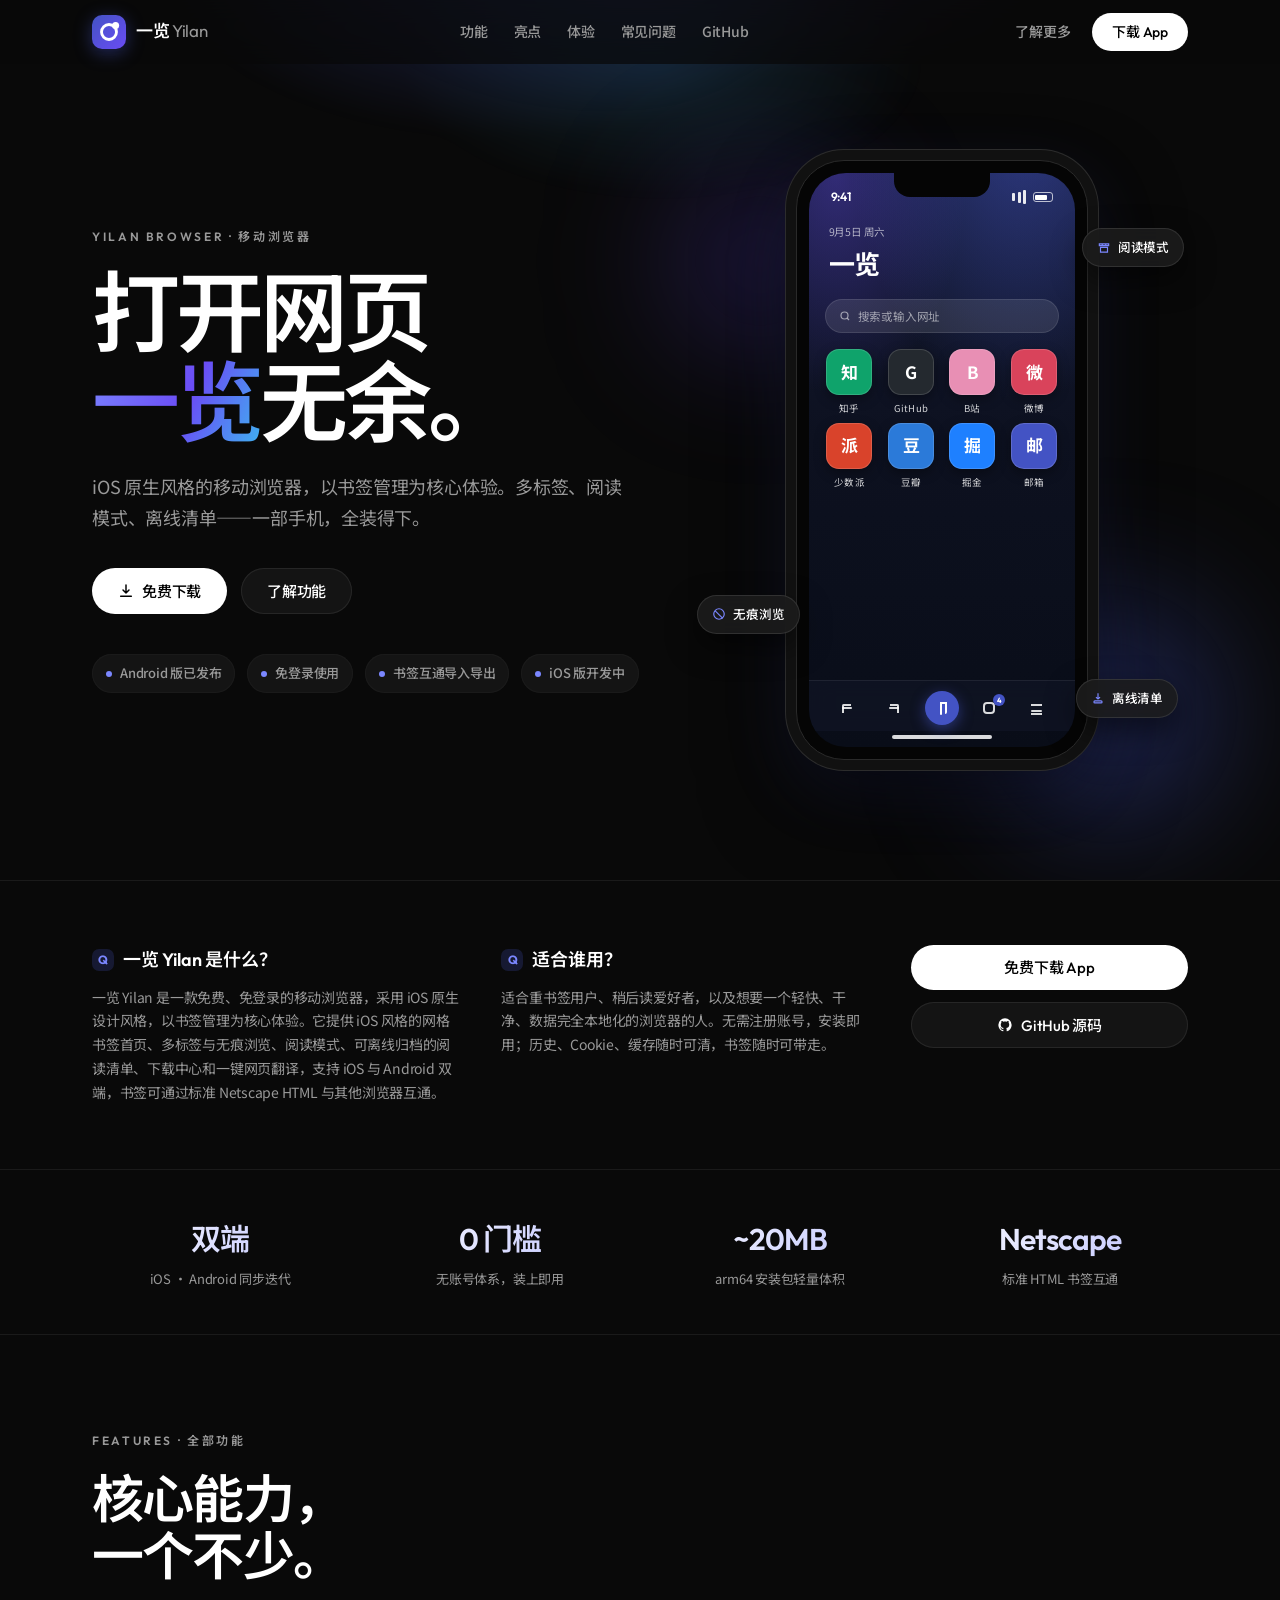
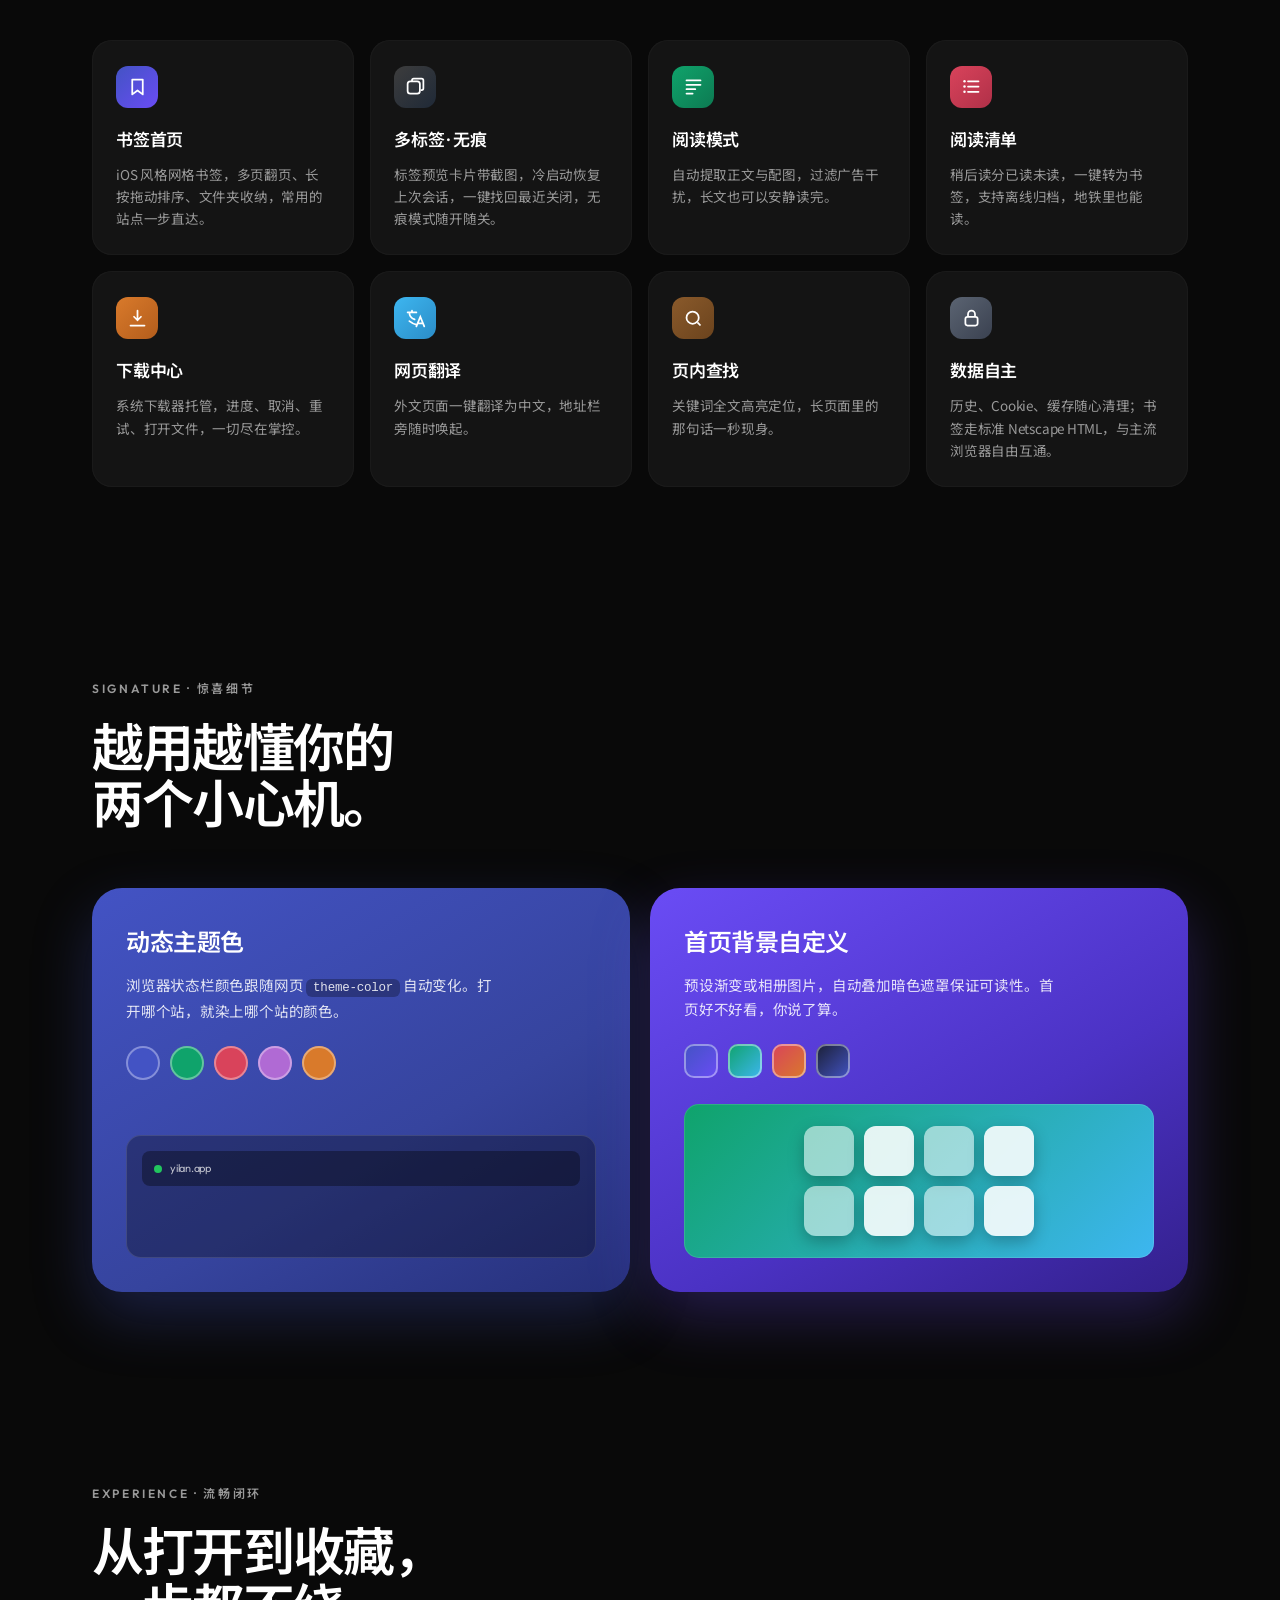
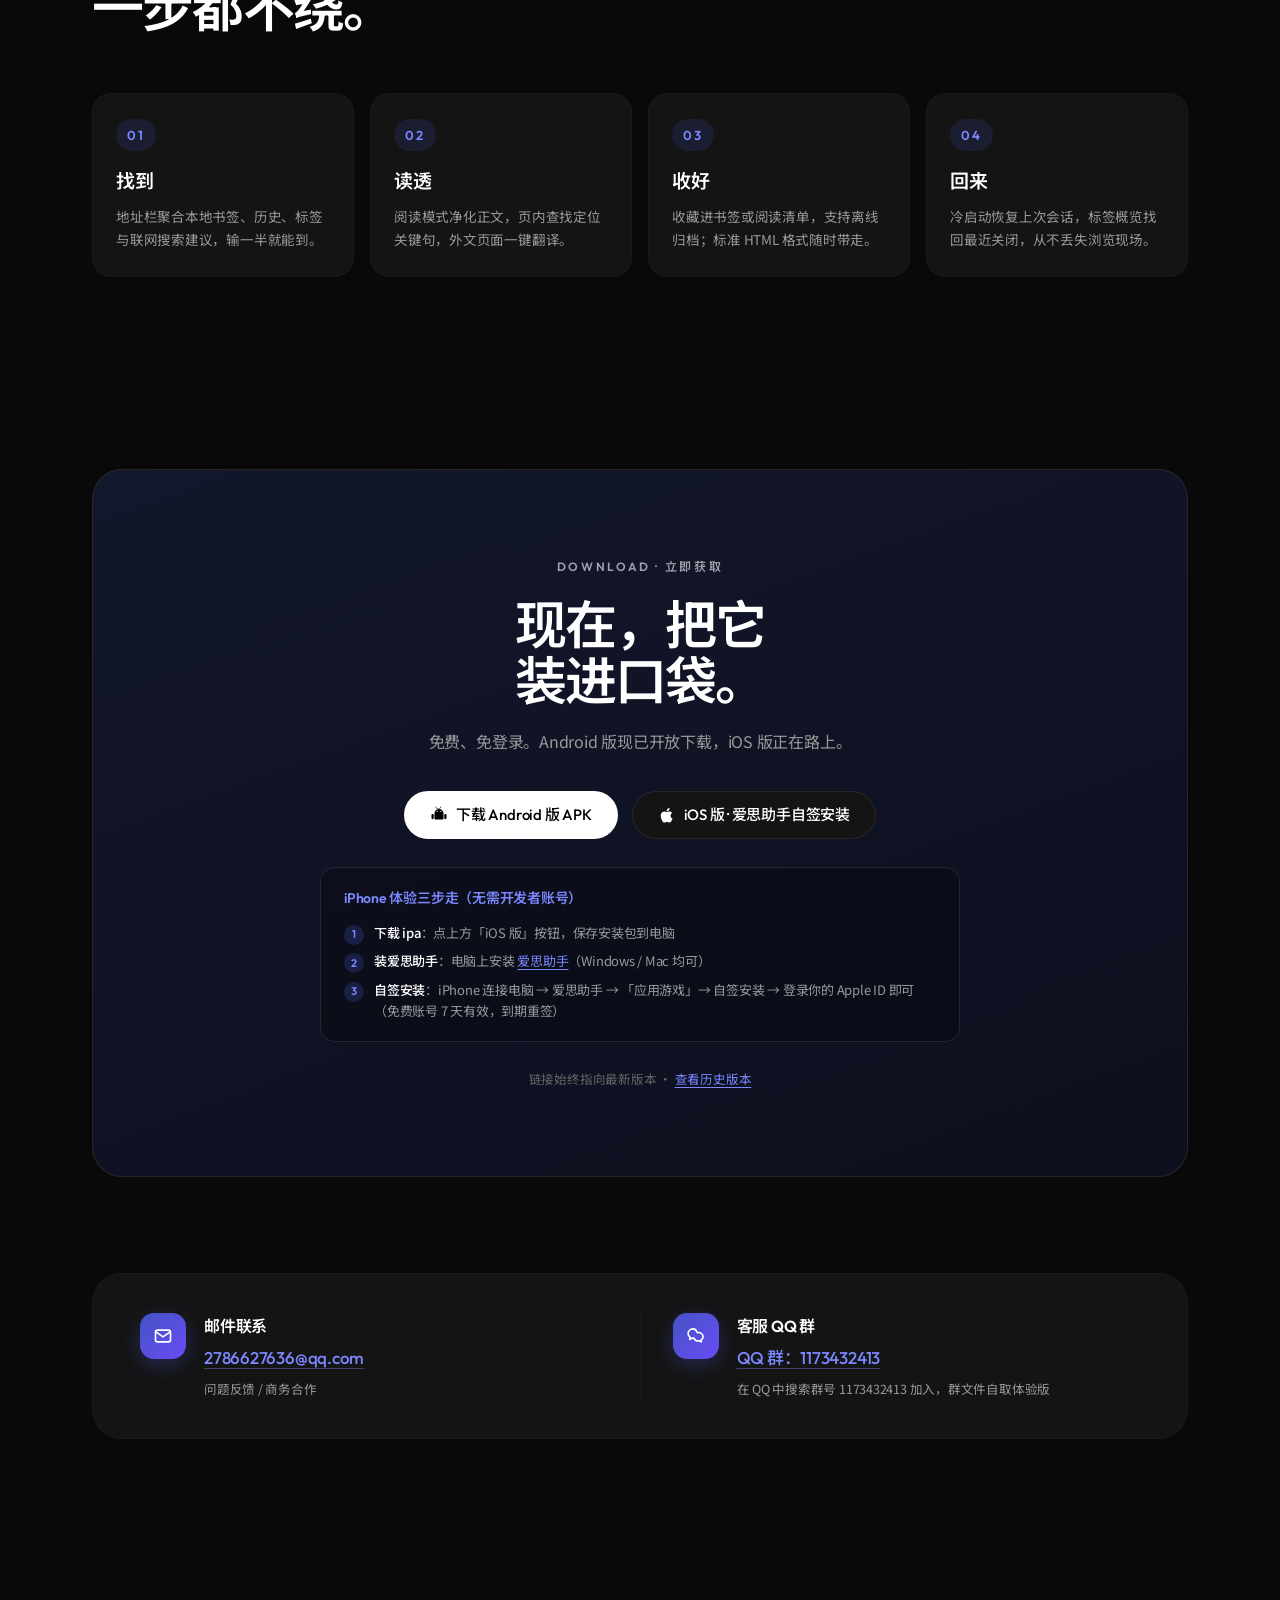
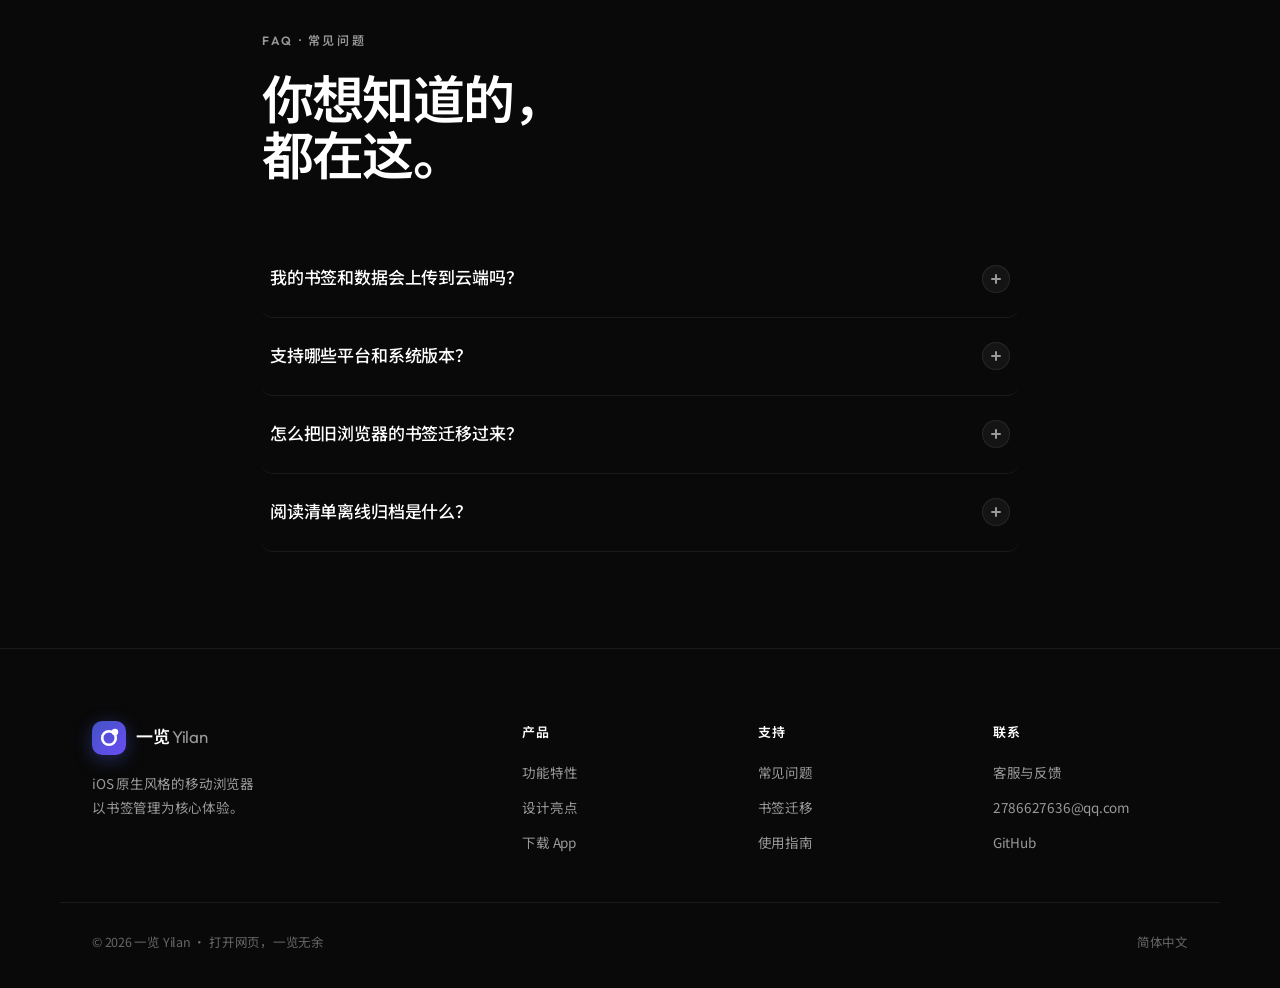
<file: website/index.html>
﻿<!DOCTYPE html>
<html lang="zh-CN">
<head>
<meta charset="UTF-8">
<meta name="viewport" content="width=device-width, initial-scale=1.0">
<!-- 基础 SEO：单页单意图「一览 Yilan 移动浏览器」 -->
<title>一览 Yilan 浏览器 — iOS 原生风格移动浏览器，以书签管理为核心 | 官网下载</title>
<meta name="description" content="一览 Yilan 是免费免登录的 iOS 原生风格移动浏览器，以书签管理为核心体验：网格书签首页、多标签无痕浏览、阅读模式、离线阅读清单、下载中心、网页翻译。iOS / Android 双端下载，书签支持 Netscape HTML 互通导入导出。">
<meta name="keywords" content="一览浏览器, Yilan 浏览器, iOS 风格浏览器, 移动浏览器, 书签管理, 手机浏览器, 稍后读, 离线阅读, 安卓浏览器, iOS浏览器">
<meta name="author" content="一览 Yilan">
<meta name="robots" content="index, follow, max-image-preview:large, max-snippet:-1">
<meta name="theme-color" content="#4353C4">
<!-- 部署域名变更时同步替换 canonical / og:url / sitemap -->
<link rel="canonical" href="https://rexleimo.github.io/yilang-browser/">

<!-- Open Graph -->
<meta property="og:type" content="website">
<meta property="og:site_name" content="一览 Yilan">
<meta property="og:title" content="一览 Yilan 浏览器 — iOS 原生风格移动浏览器，以书签管理为核心">
<meta property="og:description" content="免费免登录的移动浏览器：网格书签首页、多标签无痕、阅读模式、离线清单。iOS / Android 双端下载。">
<meta property="og:url" content="https://rexleimo.github.io/yilang-browser/">
<meta property="og:image" content="https://rexleimo.github.io/yilang-browser/og-image.png">
<meta property="og:image:width" content="1200">
<meta property="og:image:height" content="630">
<meta property="og:image:alt" content="一览 Yilan 浏览器 — 打开网页，一览无余">
<meta property="og:locale" content="zh_CN">

<!-- Twitter / X Card -->
<meta name="twitter:card" content="summary_large_image">
<meta name="twitter:title" content="一览 Yilan 浏览器 — iOS 原生风格移动浏览器">
<meta name="twitter:description" content="免费免登录：网格书签首页、多标签无痕、阅读模式、离线清单。iOS / Android 双端下载。">
<meta name="twitter:image" content="https://rexleimo.github.io/yilang-browser/og-image.png">

<link rel="preconnect" href="https://fonts.googleapis.com">
<link rel="preconnect" href="https://fonts.gstatic.com" crossorigin>
<link href="https://fonts.googleapis.com/css2?family=Outfit:wght@400;500;600;700&family=Noto+Sans+SC:wght@400;500;700;900&display=swap" rel="stylesheet">
<link rel="stylesheet" href="styles.css">
<link rel="icon" type="image/svg+xml" href="favicon.svg">

<!-- 结构化数据：软件应用（answer-engine / rich result） -->
<script type="application/ld+json">
{
  "@context": "https://schema.org",
  "@type": "SoftwareApplication",
  "name": "一览 Yilan",
  "alternateName": "Yilan Browser",
  "url": "https://rexleimo.github.io/yilang-browser/",
  "applicationCategory": "BrowserApplication",
  "operatingSystem": "iOS, Android",
  "description": "iOS 原生风格的移动浏览器，以书签管理为核心体验。支持网格书签首页、多标签与无痕浏览、阅读模式、离线阅读清单、下载中心、网页翻译与 Netscape HTML 书签导入导出。",
  "inLanguage": "zh-CN",
  "isAccessibleForFree": true,
  "offers": { "@type": "Offer", "price": "0", "priceCurrency": "CNY" },
  "featureList": [
    "iOS 风格网格书签首页，支持文件夹与批量管理",
    "多标签浏览与无痕模式，冷启动会话恢复",
    "阅读模式自动提取正文",
    "阅读清单离线归档，一键转书签",
    "下载中心：进度、取消、重试",
    "网页一键翻译为中文",
    "Netscape HTML 书签导入导出"
  ],
  "author": { "@type": "Organization", "name": "一览 Yilan", "url": "https://github.com/rexleimo/yilang-browser" }
}
</script>

<!-- 结构化数据：FAQ（answer-engine 抽取） -->
<script type="application/ld+json">
{
  "@context": "https://schema.org",
  "@type": "FAQPage",
  "mainEntity": [
    {
      "@type": "Question",
      "name": "我的书签和数据会上传到云端吗？",
      "acceptedAnswer": { "@type": "Answer", "text": "不会。书签、历史、阅读清单均保存在设备本地，无账号体系、无强制云同步；迁移时使用标准 Netscape HTML 导入导出，数据始终归用户所有。" }
    },
    {
      "@type": "Question",
      "name": "一览 Yilan 支持哪些平台和系统版本？",
      "acceptedAnswer": { "@type": "Answer", "text": "基于 Flutter 构建，iOS 使用 WKWebView、Android 使用系统 WebView，双端同步迭代，安装包按 CPU 架构拆分。" }
    },
    {
      "@type": "Question",
      "name": "怎么把旧浏览器的书签迁移过来？",
      "acceptedAnswer": { "@type": "Answer", "text": "在旧浏览器导出 Netscape 格式 HTML 书签文件，再在一览的设置中导入即可，文件夹结构完整保留；同样支持随时导出备份。" }
    },
    {
      "@type": "Question",
      "name": "阅读清单离线归档是什么？",
      "acceptedAnswer": { "@type": "Answer", "text": "加入阅读清单的页面可离线归档净化副本，断网也能完整阅读正文与配图；已读未读状态一目了然，读完可一键转为书签。" }
    }
  ]
}
</script>

<!-- 结构化数据：站点身份 -->
<script type="application/ld+json">
{
  "@context": "https://schema.org",
  "@type": "WebSite",
  "name": "一览 Yilan 官网",
  "url": "https://rexleimo.github.io/yilang-browser/",
  "inLanguage": "zh-CN",
  "publisher": {
    "@type": "Organization",
    "name": "一览 Yilan",
    "url": "https://github.com/rexleimo/yilang-browser",
    "logo": { "@type": "ImageObject", "url": "https://rexleimo.github.io/yilang-browser/favicon.svg" }
  }
}
</script>
</head>
<body>

<!-- ============ NAV ============ -->
<header class="nav" id="nav">
  <div class="nav-inner">
    <a class="brand" href="#top" aria-label="一览 Yilan 首页">
      <span class="brand-mark" aria-hidden="true">
        <svg viewBox="0 0 100 100" width="22" height="22"><circle cx="50" cy="50" r="34" fill="none" stroke="currentColor" stroke-width="13"/><circle cx="80" cy="20" r="16" fill="currentColor"/></svg>
      </span>
      <span class="brand-name">一览 <em>Yilan</em></span>
    </a>
    <nav class="nav-links" aria-label="主导航">
      <a href="#features">功能</a>
      <a href="#signature">亮点</a>
      <a href="#workflow">体验</a>
      <a href="#faq">常见问题</a>
      <a href="https://github.com/rexleimo/yilang-browser" rel="noopener" aria-label="GitHub 源码仓库">GitHub</a>
    </nav>
    <div class="nav-actions">
      <a class="btn btn-ghost" href="#faq">了解更多</a>
      <a class="btn btn-primary" href="#download">下载 App</a>
    </div>
    <button class="nav-burger" id="burger" aria-label="打开菜单" aria-expanded="false">
      <span></span><span></span>
    </button>
  </div>
  <div class="nav-drawer" id="drawer">
    <a href="#features">功能</a>
    <a href="#signature">亮点</a>
    <a href="#workflow">体验</a>
    <a href="#faq">常见问题</a>
    <a class="btn btn-primary" href="#download">下载 App</a>
  </div>
</header>

<main id="top">

<!-- ============ HERO ============ -->
<section class="hero">
  <div class="hero-glow" aria-hidden="true"></div>
  <div class="container hero-grid">
    <div class="hero-copy">
      <p class="eyebrow reveal">YILAN BROWSER · 移动浏览器</p>
      <h1 class="display reveal d1">打开网页<br><span class="grad-text">一览</span>无余。</h1>
      <p class="hero-sub reveal d2">iOS 原生风格的移动浏览器，以书签管理为核心体验。多标签、阅读模式、离线清单——一部手机，全装得下。</p>
      <div class="hero-cta reveal d3">
        <a class="btn btn-primary btn-lg" href="#download">
          <svg viewBox="0 0 24 24" width="16" height="16" fill="none" stroke="currentColor" stroke-width="2.2" stroke-linecap="round" stroke-linejoin="round" aria-hidden="true"><path d="M12 3v12m0 0l-4.5-4.5M12 15l4.5-4.5M4 20h16"/></svg>
          免费下载
        </a>
        <a class="btn btn-secondary btn-lg" href="#features">了解功能</a>
      </div>
      <ul class="hero-meta reveal d4" aria-label="平台信息">
        <li>Android 版已发布</li>
        <li>免登录使用</li>
        <li>书签互通导入导出</li>
        <li>iOS 版开发中</li>
      </ul>
    </div>

    <div class="hero-stage reveal d2" aria-hidden="true">
      <div class="phone">
        <div class="phone-notch"></div>
        <div class="phone-screen">
          <div class="p-status"><span class="p-time">9:41</span><span class="p-sig"><i></i><i></i><i></i><b></b></span></div>
          <div class="p-greet">
            <p class="p-date">9月5日 周六</p>
            <p class="p-title">一览</p>
          </div>
          <div class="p-omnibox">
            <svg viewBox="0 0 24 24" width="12" height="12" fill="none" stroke="currentColor" stroke-width="2.4"><circle cx="11" cy="11" r="7"/><path d="M20 20l-3.5-3.5"/></svg>
            <span>搜索或输入网址</span>
          </div>
          <div class="p-grid" id="pgrid"></div>
          <div class="p-toolbar">
            <span class="tb-btn"><i class="ic-arrow"></i></span>
            <span class="tb-btn"><i class="ic-arrow flip"></i></span>
            <span class="tb-btn tb-accent"><i class="ic-share"></i></span>
            <span class="tb-btn"><i class="ic-tabs"></i><b class="tb-badge">4</b></span>
            <span class="tb-btn"><i class="ic-menu"></i></span>
          </div>
          <div class="p-homebar"></div>
        </div>
      </div>
      <div class="float-chip chip-a">
        <svg viewBox="0 0 24 24" width="14" height="14" fill="none" stroke="currentColor" stroke-width="2"><path d="M4 5h16v3H4zM6 11h12v8H6z"/><path d="M9 8V5m6 3V5"/></svg>
        阅读模式
      </div>
      <div class="float-chip chip-b">
        <svg viewBox="0 0 24 24" width="14" height="14" fill="none" stroke="currentColor" stroke-width="2"><circle cx="12" cy="12" r="9"/><path d="M5.5 6.5l13 13"/></svg>
        无痕浏览
      </div>
      <div class="float-chip chip-c">
        <svg viewBox="0 0 24 24" width="14" height="14" fill="none" stroke="currentColor" stroke-width="2"><path d="M12 4v10m0 0l-3.5-3.5M12 14l3.5-3.5"/><rect x="5" y="17" width="14" height="3.4" rx="1.7"/></svg>
        离线清单
      </div>
      <div class="hero-orb orb-a" aria-hidden="true"></div>
      <div class="hero-orb orb-b" aria-hidden="true"></div>
    </div>
  </div>
</section>

<!-- ============ QUICK ANSWER（GEO 首答） ============ -->
<section class="quick-answer" aria-label="一览是什么">
  <div class="container qa-grid">
    <div class="qa-block">
      <h2 class="qa-q">一览 Yilan 是什么？</h2>
      <p class="qa-a">一览 Yilan 是一款免费、免登录的移动浏览器，采用 iOS 原生设计风格，以书签管理为核心体验。它提供 iOS 风格的网格书签首页、多标签与无痕浏览、阅读模式、可离线归档的阅读清单、下载中心和一键网页翻译，支持 iOS 与 Android 双端，书签可通过标准 Netscape HTML 与其他浏览器互通。</p>
    </div>
    <div class="qa-block">
      <h2 class="qa-q">适合谁用？</h2>
      <p class="qa-a">适合重书签用户、稍后读爱好者，以及想要一个轻快、干净、数据完全本地化的浏览器的人。无需注册账号，安装即用；历史、Cookie、缓存随时可清，书签随时可带走。</p>
    </div>
    <div class="qa-cta">
      <a class="btn btn-primary btn-lg" href="#download">免费下载 App</a>
      <a class="btn btn-secondary btn-lg" href="https://github.com/rexleimo/yilang-browser" rel="noopener">
        <svg viewBox="0 0 24 24" width="16" height="16" fill="currentColor" aria-hidden="true"><path d="M12 2A10 10 0 002 12c0 4.42 2.87 8.17 6.84 9.5.5.08.66-.23.66-.5v-1.69c-2.77.6-3.36-1.34-3.36-1.34-.46-1.16-1.11-1.47-1.11-1.47-.91-.62.07-.6.07-.6 1 .07 1.53 1.03 1.53 1.03.87 1.52 2.34 1.07 2.91.83.09-.65.35-1.09.63-1.34-2.22-.25-4.55-1.11-4.55-4.92 0-1.11.38-2 1.03-2.71-.1-.25-.45-1.29.1-2.64 0 0 .84-.27 2.75 1.02.79-.22 1.65-.33 2.5-.33s1.71.11 2.5.33c1.91-1.29 2.75-1.02 2.75-1.02.55 1.35.2 2.39.1 2.64.65.71 1.03 1.6 1.03 2.71 0 3.82-2.34 4.66-4.57 4.91.36.31.68.92.68 1.85V21c0 .27.16.59.67.5C19.14 20.16 22 16.42 22 12A10 10 0 0012 2z"/></svg>
        GitHub 源码
      </a>
    </div>
  </div>
</section>

<!-- ============ STATS ============ -->
<section class="stats">
  <div class="container stats-row">
    <div class="stat reveal"><b>双端</b><span>iOS · Android 同步迭代</span></div>
    <div class="stat reveal d1"><b>0 门槛</b><span>无账号体系，装上即用</span></div>
    <div class="stat reveal d2"><b>~20MB</b><span>arm64 安装包轻量体积</span></div>
    <div class="stat reveal d3"><b>Netscape</b><span>标准 HTML 书签互通</span></div>
  </div>
</section>

<!-- ============ FEATURES ============ -->
<section class="section" id="features">
  <div class="container">
    <p class="eyebrow reveal">FEATURES · 全部功能</p>
    <h2 class="display-md reveal d1">核心能力，<br>一个不少。</h2>
    <div class="feature-grid">
      <article class="fcard reveal">
        <div class="ficon fi-bookmark"><svg viewBox="0 0 24 24" fill="none" stroke="currentColor" stroke-width="2" stroke-linejoin="round"><path d="M6 4h12v17l-6-4.5L6 21z"/></svg></div>
        <h3>书签首页</h3>
        <p>iOS 风格网格书签，多页翻页、长按拖动排序、文件夹收纳，常用的站点一步直达。</p>
      </article>
      <article class="fcard reveal d1">
        <div class="ficon fi-tabs"><svg viewBox="0 0 24 24" fill="none" stroke="currentColor" stroke-width="2"><rect x="3" y="6" width="14" height="14" rx="3"/><path d="M8 6V5a2 2 0 012-2h9a2 2 0 012 2v9a2 2 0 01-2 2h-1"/></svg></div>
        <h3>多标签 · 无痕</h3>
        <p>标签预览卡片带截图，冷启动恢复上次会话，一键找回最近关闭，无痕模式随开随关。</p>
      </article>
      <article class="fcard reveal d2">
        <div class="ficon fi-read"><svg viewBox="0 0 24 24" fill="none" stroke="currentColor" stroke-width="2" stroke-linecap="round"><path d="M4 5h16M4 10h16M4 15h10M4 20h7"/></svg></div>
        <h3>阅读模式</h3>
        <p>自动提取正文与配图，过滤广告干扰，长文也可以安静读完。</p>
      </article>
      <article class="fcard reveal d3">
        <div class="ficon fi-list"><svg viewBox="0 0 24 24" fill="none" stroke="currentColor" stroke-width="2" stroke-linecap="round"><path d="M8 6h12M8 12h12M8 18h12"/><circle cx="4" cy="6" r="1.4" fill="currentColor" stroke="none"/><circle cx="4" cy="12" r="1.4" fill="currentColor" stroke="none"/><circle cx="4" cy="18" r="1.4" fill="currentColor" stroke="none"/></svg></div>
        <h3>阅读清单</h3>
        <p>稍后读分已读未读，一键转为书签，支持离线归档，地铁里也能读。</p>
      </article>
      <article class="fcard reveal">
        <div class="ficon fi-down"><svg viewBox="0 0 24 24" fill="none" stroke="currentColor" stroke-width="2" stroke-linecap="round" stroke-linejoin="round"><path d="M12 3v11m0 0l-4-4m4 4l4-4M4 20h16"/></svg></div>
        <h3>下载中心</h3>
        <p>系统下载器托管，进度、取消、重试、打开文件，一切尽在掌控。</p>
      </article>
      <article class="fcard reveal d1">
        <div class="ficon fi-lang"><svg viewBox="0 0 24 24" fill="none" stroke="currentColor" stroke-width="2" stroke-linecap="round"><path d="M3 5h10M8 3v2m3 8c-3-1-6-4-6-8M5 15c2.5 2 5.5 3.5 8 4"/><path d="M13 21l4.5-11L22 21m-7.4-3.4h5.8"/></svg></div>
        <h3>网页翻译</h3>
        <p>外文页面一键翻译为中文，地址栏旁随时唤起。</p>
      </article>
      <article class="fcard reveal d2">
        <div class="ficon fi-find"><svg viewBox="0 0 24 24" fill="none" stroke="currentColor" stroke-width="2"><circle cx="11" cy="11" r="7"/><path d="M20 20l-3.5-3.5"/></svg></div>
        <h3>页内查找</h3>
        <p>关键词全文高亮定位，长页面里的那句话一秒现身。</p>
      </article>
      <article class="fcard reveal d3">
        <div class="ficon fi-lock"><svg viewBox="0 0 24 24" fill="none" stroke="currentColor" stroke-width="2" stroke-linejoin="round"><rect x="5" y="10" width="14" height="10" rx="2.5"/><path d="M8 10V7a4 4 0 018 0v3"/></svg></div>
        <h3>数据自主</h3>
        <p>历史、Cookie、缓存随心清理；书签走标准 Netscape HTML，与主流浏览器自由互通。</p>
      </article>
    </div>
  </div>
</section>

<!-- ============ SIGNATURE SPOTLIGHTS ============ -->
<section class="section" id="signature">
  <div class="container">
    <p class="eyebrow reveal">SIGNATURE · 惊喜细节</p>
    <h2 class="display-md reveal d1">越用越懂你的<br>两个小心机。</h2>
    <div class="spot-grid">
      <article class="spot spot-indigo reveal">
        <div class="spot-copy">
          <h3>动态主题色</h3>
          <p>浏览器状态栏颜色跟随网页 <code>theme-color</code> 自动变化。打开哪个站，就染上哪个站的颜色。</p>
          <div class="swatch-row" aria-hidden="true">
            <i style="--c:#4353C4"></i><i style="--c:#0FA36B"></i><i style="--c:#D9435B"></i><i style="--c:#B06AD4"></i><i style="--c:#D97A2B"></i>
          </div>
        </div>
        <div class="spot-visual" aria-hidden="true">
          <div class="mini-chrome"><span class="mc-dot"></span><span class="mc-url">yilan.app</span></div>
          <div class="mini-bar anim-hue"></div>
        </div>
      </article>
      <article class="spot spot-violet reveal d1">
        <div class="spot-copy">
          <h3>首页背景自定义</h3>
          <p>预设渐变或相册图片，自动叠加暗色遮罩保证可读性。首页好不好看，你说了算。</p>
          <div class="bg-chips" aria-hidden="true">
            <span class="bg-chip g1"></span><span class="bg-chip g2"></span><span class="bg-chip g3"></span><span class="bg-chip g4"></span>
          </div>
        </div>
        <div class="spot-visual spot-visual-grad g2" aria-hidden="true">
          <div class="mini-grid"><i></i><i></i><i></i><i></i><i></i><i></i><i></i><i></i></div>
        </div>
      </article>
    </div>
  </div>
</section>

<!-- ============ WORKFLOW ============ -->
<section class="section" id="workflow">
  <div class="container">
    <p class="eyebrow reveal">EXPERIENCE · 流畅闭环</p>
    <h2 class="display-md reveal d1">从打开到收藏，<br>一步都不绕。</h2>
    <ol class="flow">
      <li class="flow-step reveal">
        <span class="flow-num">01</span>
        <h3>找到</h3>
        <p>地址栏聚合本地书签、历史、标签与联网搜索建议，输一半就能到。</p>
      </li>
      <li class="flow-step reveal d1">
        <span class="flow-num">02</span>
        <h3>读透</h3>
        <p>阅读模式净化正文，页内查找定位关键句，外文页面一键翻译。</p>
      </li>
      <li class="flow-step reveal d2">
        <span class="flow-num">03</span>
        <h3>收好</h3>
        <p>收藏进书签或阅读清单，支持离线归档；标准 HTML 格式随时带走。</p>
      </li>
      <li class="flow-step reveal d3">
        <span class="flow-num">04</span>
        <h3>回来</h3>
        <p>冷启动恢复上次会话，标签概览找回最近关闭，从不丢失浏览现场。</p>
      </li>
    </ol>
  </div>
</section>

<!-- ============ DOWNLOAD ============ -->
<section class="section" id="download">
  <div class="container">
    <div class="dl-card reveal">
      <div class="dl-glow" aria-hidden="true"></div>
      <p class="eyebrow dl-eyebrow">DOWNLOAD · 立即获取</p>
      <h2 class="display-md">现在，把它<br>装进口袋。</h2>
      <p class="dl-sub">免费、免登录。Android 版现已开放下载，iOS 版正在路上。</p>
      <div class="dl-actions">
        <a class="btn btn-primary btn-lg" id="dl-apk" href="https://github.com/rexleimo/yilang-browser/releases/latest/download/yilan-browser-latest.apk" aria-label="下载 Android 版 APK">
          <svg viewBox="0 0 24 24" width="18" height="18" fill="currentColor" aria-hidden="true"><path d="M6 10c0-3.3 2.7-6 6-6s6 2.7 6 6v7a1 1 0 01-1 1H7a1 1 0 01-1-1v-7zm3.5-2a.9.9 0 100-1.8.9.9 0 000 1.8zm5 0a.9.9 0 100-1.8.9.9 0 000 1.8zM3.5 10.5c.8 0 1.5.7 1.5 1.5v4a1.5 1.5 0 01-3 0v-4c0-.8.7-1.5 1.5-1.5zm17 0c.8 0 1.5.7 1.5 1.5v4a1.5 1.5 0 01-3 0v-4c0-.8.7-1.5 1.5-1.5zM8.5 3.3l-1.3-2a.4.4 0 01.7-.4l1.3 2.1c.6-.2 1.2-.3 1.8-.3s1.3.1 1.8.3l1.3-2.1a.4.4 0 01.7.4l-1.3 2"/></svg>
          下载 Android 版 APK
        </a>
        <a class="btn btn-secondary btn-lg" id="dl-ipa" href="https://github.com/rexleimo/yilang-browser/releases/latest/download/yilan-browser-latest.ipa" aria-label="下载 iOS 版 ipa，配合爱思助手自签安装">
          <svg viewBox="0 0 24 24" width="18" height="18" fill="currentColor" aria-hidden="true"><path d="M16.7 12.9c0-2.4 2-3.6 2.1-3.7-1.1-1.7-2.9-1.9-3.5-1.9-1.5-.2-2.9.9-3.7.9-.8 0-1.9-.9-3.2-.8-1.6 0-3.1 1-4 2.4-1.7 3-0.4 7.4 1.2 9.8.8 1.2 1.8 2.5 3.1 2.4 1.2-.1 1.7-.8 3.2-.8s1.9.8 3.2.8c1.3 0 2.2-1.2 3-2.4.9-1.4 1.3-2.7 1.3-2.8-.1 0-2.6-1-2.7-3.9zM14.4 5.6c.7-.8 1.1-1.9 1-3.1-1 0-2.2.7-2.9 1.5-.6.7-1.2 1.9-1 3 1.1.1 2.2-.6 2.9-1.4z"/></svg>
          iOS 版 · 爱思助手自签安装
        </a>
      </div>
      <div class="ios-guide">
        <p class="ios-guide-title">iPhone 体验三步走（无需开发者账号）</p>
        <ol class="ios-guide-steps">
          <li><b>下载 ipa</b>：点上方「iOS 版」按钮，保存安装包到电脑</li>
          <li><b>装爱思助手</b>：电脑上安装 <a href="https://www.i4.com/" rel="noopener" target="_blank">爱思助手</a>（Windows / Mac 均可）</li>
          <li><b>自签安装</b>：iPhone 连接电脑 → 爱思助手 → 「应用游戏」→ 自签安装 → 登录你的 Apple ID 即可（免费账号 7 天有效，到期重签）</li>
        </ol>
      </div>
      <p class="dl-note">链接始终指向最新版本 · <a class="dl-link" href="https://github.com/rexleimo/yilang-browser/releases" rel="noopener">查看历史版本</a></p>
    </div>
  </div>
</section>

<!-- ============ CONTACT ============ -->
<section class="section contact-section" id="contact">
  <div class="container">
    <div class="contact-card reveal">
      <div class="contact-item">
        <div class="contact-ico">
          <svg viewBox="0 0 24 24" width="20" height="20" fill="none" stroke="currentColor" stroke-width="2" stroke-linejoin="round"><rect x="3" y="5" width="18" height="14" rx="2.5"/><path d="M3.5 7l8.5 6 8.5-6"/></svg>
        </div>
        <div class="contact-copy">
          <h3>邮件联系</h3>
          <!-- TODO: 替换为真实客服邮箱 -->
          <a class="contact-value" href="mailto:2786627636@qq.com" id="contact-email">2786627636@qq.com</a>
          <p class="contact-hint">问题反馈 / 商务合作</p>
        </div>
      </div>
      <div class="contact-divider" aria-hidden="true"></div>
      <div class="contact-item">
        <div class="contact-ico">
          <svg viewBox="0 0 24 24" width="20" height="20" fill="none" stroke="currentColor" stroke-width="2" stroke-linejoin="round"><path d="M8.5 3.5C5 3.5 2.5 6 2.5 9c0 1.8 1 3.4 2.5 4.4L4.5 16l2.8-1.4c.4.1.8.1 1.2.1.4 0 .8 0 1.2-.1.6 1.9 2.6 3.4 5.3 3.4.4 0 .8 0 1.2-.1L18.5 19l-.5-2.1c1.5-.9 2.5-2.3 2.5-3.9 0-2.9-2.5-5.2-6-5.2-.3 0-.7 0-1 .1-.9-2.6-3.4-4.4-5-4.4z"/></svg>
        </div>
        <div class="contact-copy">
          <h3>客服 QQ 群</h3>
          <!-- TODO: 替换为真实 QQ 群号 -->
          <span class="contact-value" id="contact-qq">QQ 群：1173432413</span>
          <p class="contact-hint">在 QQ 中搜索群号 1173432413 加入，群文件自取体验版</p>
        </div>
      </div>
    </div>
  </div>
</section>

<!-- ============ FAQ ============ -->
<section class="section" id="faq">
  <div class="container faq-wrap">
    <p class="eyebrow reveal">FAQ · 常见问题</p>
    <h2 class="display-md reveal d1">你想知道的，<br>都在这。</h2>
    <div class="faq-list">
      <details class="faq-row reveal">
        <summary>我的书签和数据会上传到云端吗？<span class="faq-x" aria-hidden="true"></span></summary>
        <div class="faq-body"><p>不会。书签、历史、阅读清单均保存在你的设备本地，无账号体系、无强制云同步；需要迁移时使用标准 Netscape HTML 导入导出，数据始终归你所有。</p></div>
      </details>
      <details class="faq-row reveal d1">
        <summary>支持哪些平台和系统版本？<span class="faq-x" aria-hidden="true"></span></summary>
        <div class="faq-body"><p>基于 Flutter 构建，iOS 使用 WKWebView、Android 使用系统 WebView。iOS 与 Android 双端同步迭代，安装包按 CPU 架构拆分，体积更轻。</p></div>
      </details>
      <details class="faq-row reveal d2">
        <summary>怎么把旧浏览器的书签迁移过来？<span class="faq-x" aria-hidden="true"></span></summary>
        <div class="faq-body"><p>在旧浏览器导出 Netscape 格式 HTML 书签文件，再在一览的设置中导入即可，文件夹结构完整保留；同样支持随时导出备份。</p></div>
      </details>
      <details class="faq-row reveal d3">
        <summary>阅读清单离线归档是什么？<span class="faq-x" aria-hidden="true"></span></summary>
        <div class="faq-body"><p>加入阅读清单的页面可离线归档净化副本，即使断网也能完整阅读正文与配图；已读未读状态一目了然，读完可一键转为书签。</p></div>
      </details>
    </div>
  </div>
</section>

</main>

<!-- ============ FOOTER ============ -->
<footer class="footer">
  <div class="container footer-grid">
    <div class="footer-brand">
      <a class="brand" href="#top">
        <span class="brand-mark" aria-hidden="true">
          <svg viewBox="0 0 100 100" width="20" height="20"><circle cx="50" cy="50" r="34" fill="none" stroke="currentColor" stroke-width="13"/><circle cx="80" cy="20" r="16" fill="currentColor"/></svg>
        </span>
        <span class="brand-name">一览 <em>Yilan</em></span>
      </a>
      <p class="footer-tag">iOS 原生风格的移动浏览器<br>以书签管理为核心体验。</p>
    </div>
    <nav class="footer-col" aria-label="产品">
      <h4>产品</h4>
      <a href="#features">功能特性</a>
      <a href="#signature">设计亮点</a>
      <a href="#download">下载 App</a>
    </nav>
    <nav class="footer-col" aria-label="支持">
      <h4>支持</h4>
      <a href="#faq">常见问题</a>
      <a href="#faq">书签迁移</a>
      <a href="#workflow">使用指南</a>
    </nav>
    <nav class="footer-col" aria-label="联系">
      <h4>联系</h4>
      <a href="#contact">客服与反馈</a>
      <a href="mailto:2786627636@qq.com">2786627636@qq.com</a>
      <a href="https://github.com/rexleimo/yilang-browser" rel="noopener">GitHub</a>
    </nav>
  </div>
  <div class="container footer-base">
    <p>© 2026 一览 Yilan · 打开网页，一览无余</p>
    <p class="footer-lang">简体中文</p>
  </div>
</footer>

<script src="script.js" defer></script>
</body>
</html>
</file>
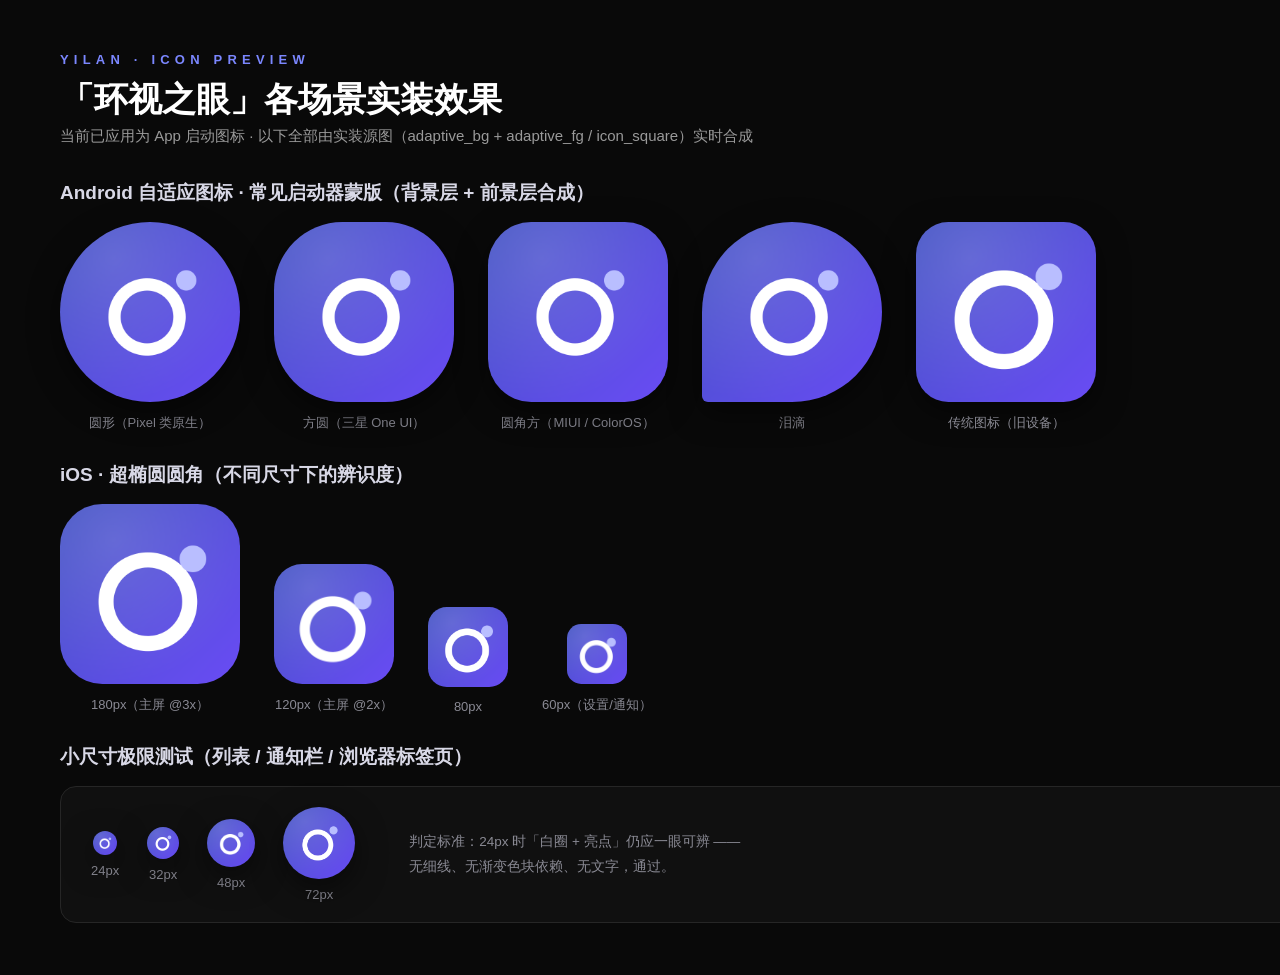
<file: design/logo/mockup_masks.html>
<!DOCTYPE html>
<html lang="zh-CN">
<head>
<meta charset="UTF-8">
<title>C1 环视之眼 · 图标效果</title>
<style>
  *{margin:0;padding:0;box-sizing:border-box}
  body{background:#090909;color:#fff;font-family:'Noto Sans SC','PingFang SC','Microsoft YaHei',sans-serif;padding:52px 60px;width:1500px}
  .kicker{font-size:13px;font-weight:700;letter-spacing:.4em;color:#7B87FF}
  h1{font-size:34px;font-weight:900;margin:10px 0 4px}
  .sub{color:#9a9a9a;font-size:15px;margin-bottom:34px}
  h2{font-size:19px;font-weight:800;color:#d8d8e6;margin:30px 0 16px}
  .row{display:flex;gap:34px;align-items:flex-end}
  .cell{display:flex;flex-direction:column;align-items:center;gap:12px}
  .label{font-size:13px;color:#8a8a94}
  .adaptive{position:relative;background:url('appicon/adaptive_bg.png') center/cover;box-shadow:0 10px 30px rgba(0,0,0,.5)}
  .adaptive img{position:absolute;inset:0;width:100%;height:100%;display:block}
  .legacy img,.ios img{display:block;box-shadow:0 10px 30px rgba(0,0,0,.5)}
  .circle{border-radius:50%}
  .squircle{border-radius:38%}
  .rounded{border-radius:24%}
  .teardrop{border-radius:50% 50% 50% 6px}
  .ios{border-radius:23.5%;overflow:hidden}
  .small{display:flex;gap:28px;align-items:center;background:#101010;border:1px solid #262626;border-radius:16px;padding:20px 30px}
  .small .cell{gap:8px}
</style>
</head>
<body>
  <div class="kicker">YILAN · ICON PREVIEW</div>
  <h1>「环视之眼」各场景实装效果</h1>
  <div class="sub">当前已应用为 App 启动图标 · 以下全部由实装源图（adaptive_bg + adaptive_fg / icon_square）实时合成</div>

  <h2>Android 自适应图标 · 常见启动器蒙版（背景层 + 前景层合成）</h2>
  <div class="row">
    <div class="cell"><div class="adaptive circle" style="width:180px;height:180px"><img src="appicon/adaptive_fg.png"></div><span class="label">圆形（Pixel 类原生）</span></div>
    <div class="cell"><div class="adaptive squircle" style="width:180px;height:180px"><img src="appicon/adaptive_fg.png"></div><span class="label">方圆（三星 One UI）</span></div>
    <div class="cell"><div class="adaptive rounded" style="width:180px;height:180px"><img src="appicon/adaptive_fg.png"></div><span class="label">圆角方（MIUI / ColorOS）</span></div>
    <div class="cell"><div class="adaptive teardrop" style="width:180px;height:180px"><img src="appicon/adaptive_fg.png"></div><span class="label">泪滴</span></div>
    <div class="cell"><div class="legacy rounded" style="width:180px;height:180px"><img src="appicon/icon_square.png" style="width:180px;height:180px;border-radius:18%"></div><span class="label">传统图标（旧设备）</span></div>
  </div>

  <h2>iOS · 超椭圆圆角（不同尺寸下的辨识度）</h2>
  <div class="row">
    <div class="cell"><div class="ios" style="width:180px;height:180px"><img src="appicon/icon_square.png" style="width:180px;height:180px"></div><span class="label">180px（主屏 @3x）</span></div>
    <div class="cell"><div class="ios" style="width:120px;height:120px"><img src="appicon/icon_square.png" style="width:120px;height:120px"></div><span class="label">120px（主屏 @2x）</span></div>
    <div class="cell"><div class="ios" style="width:80px;height:80px"><img src="appicon/icon_square.png" style="width:80px;height:80px"></div><span class="label">80px</span></div>
    <div class="cell"><div class="ios" style="width:60px;height:60px"><img src="appicon/icon_square.png" style="width:60px;height:60px"></div><span class="label">60px（设置/通知）</span></div>
  </div>

  <h2>小尺寸极限测试（列表 / 通知栏 / 浏览器标签页）</h2>
  <div class="small">
    <div class="cell"><div class="adaptive circle" style="width:24px;height:24px"><img src="appicon/adaptive_fg.png"></div><span class="label">24px</span></div>
    <div class="cell"><div class="adaptive circle" style="width:32px;height:32px"><img src="appicon/adaptive_fg.png"></div><span class="label">32px</span></div>
    <div class="cell"><div class="adaptive circle" style="width:48px;height:48px"><img src="appicon/adaptive_fg.png"></div><span class="label">48px</span></div>
    <div class="cell"><div class="adaptive circle" style="width:72px;height:72px"><img src="appicon/adaptive_fg.png"></div><span class="label">72px</span></div>
    <div style="margin-left:26px;color:#8a8a94;font-size:13.5px;line-height:1.8">判定标准：24px 时「白圈 + 亮点」仍应一眼可辨 ——<br>无细线、无渐变色块依赖、无文字，通过。</div>
  </div>
</body>
</html>
</file>
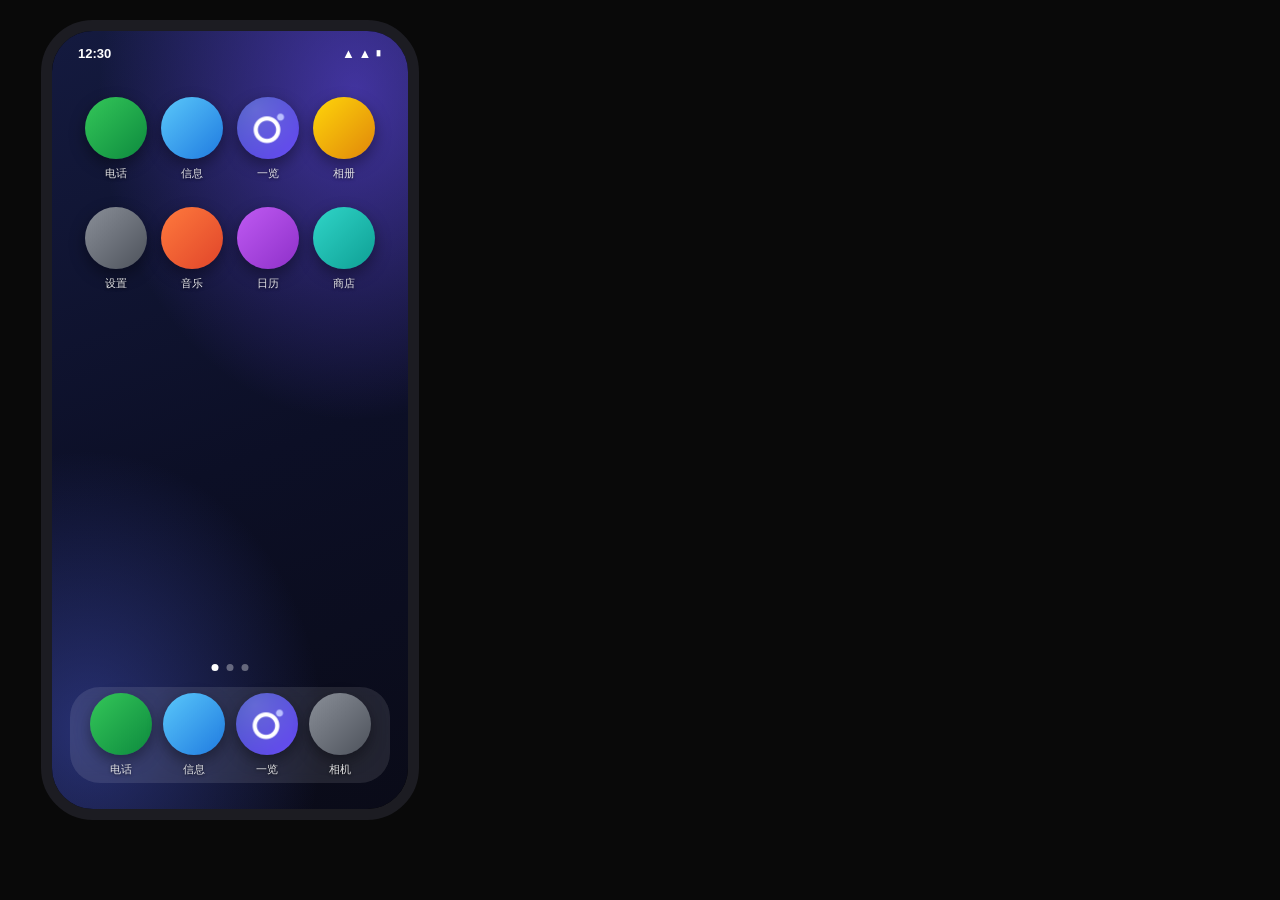
<file: design/logo/mockup_phone.html>
<!DOCTYPE html>
<html lang="zh-CN">
<head>
<meta charset="UTF-8">
<title>主屏模拟</title>
<style>
  *{margin:0;padding:0;box-sizing:border-box}
  body{background:#090909;display:grid;place-items:center;height:840px;width:460px;font-family:'Noto Sans SC','PingFang SC',sans-serif}
  .phone{width:378px;height:800px;border-radius:52px;border:11px solid #1c1c22;background:#000;overflow:hidden;position:relative}
  .wall{position:absolute;inset:0;background:
    radial-gradient(120% 70% at 85% 8%, rgba(106,76,245,.55), transparent 60%),
    radial-gradient(110% 60% at 10% 90%, rgba(67,83,196,.5), transparent 60%),
    linear-gradient(160deg,#141a3f 0%,#0c0f26 55%,#0a0b18 100%)}
  .status{position:relative;height:44px;display:flex;justify-content:space-between;align-items:center;padding:0 26px;color:#fff;font-size:13px;font-weight:600}
  .grid{position:relative;display:grid;grid-template-columns:repeat(4,1fr);row-gap:26px;padding:22px 26px 0}
  .app{display:flex;flex-direction:column;align-items:center;gap:7px}
  .app .ic{width:62px;height:62px;border-radius:50%;position:relative;overflow:hidden;background:url('appicon/adaptive_bg.png') center/cover;box-shadow:0 6px 16px rgba(0,0,0,.4)}
  .app .ic img{position:absolute;inset:0;width:100%;height:100%}
  .ph{width:62px;height:62px;border-radius:50%;display:grid;place-items:center;font-size:26px;box-shadow:0 6px 16px rgba(0,0,0,.35)}
  .app span{font-size:11px;color:rgba(255,255,255,.92);text-shadow:0 1px 3px rgba(0,0,0,.6)}
  .dock{position:absolute;left:18px;right:18px;bottom:26px;height:96px;border-radius:30px;background:rgba(255,255,255,.10);backdrop-filter:blur(6px);display:flex;justify-content:space-around;align-items:center;padding:0 14px}
  .dot{position:absolute;left:50%;bottom:138px;transform:translateX(-50%);display:flex;gap:8px}
  .dot i{width:7px;height:7px;border-radius:50%;background:rgba(255,255,255,.35)}
  .dot i.on{background:#fff}
</style>
</head>
<body>
  <div class="phone">
    <div class="wall"></div>
    <div class="status"><span>12:30</span><span>▲ ▲ ▮</span></div>
    <div class="grid">
      <div class="app"><div class="ic" style="background:linear-gradient(135deg,#34c759,#0d8a3e)"></div><span>电话</span></div>
      <div class="app"><div class="ic" style="background:linear-gradient(135deg,#5ac8fa,#1f7ae0)"></div><span>信息</span></div>
      <div class="app"><div class="ic"><img src="appicon/adaptive_fg.png"></div><span>一览</span></div>
      <div class="app"><div class="ic" style="background:linear-gradient(135deg,#ffd60a,#e0860a)"></div><span>相册</span></div>
      <div class="app"><div class="ic" style="background:linear-gradient(135deg,#8a8f98,#4d525b)"></div><span>设置</span></div>
      <div class="app"><div class="ic" style="background:linear-gradient(135deg,#ff7a3d,#e0452a)"></div><span>音乐</span></div>
      <div class="app"><div class="ic" style="background:linear-gradient(135deg,#bf5af2,#8e30c9)"></div><span>日历</span></div>
      <div class="app"><div class="ic" style="background:linear-gradient(135deg,#30d5c8,#0e9f94)"></div><span>商店</span></div>
    </div>
    <div class="dot"><i class="on"></i><i></i><i></i></div>
    <div class="dock">
      <div class="app"><div class="ic" style="background:linear-gradient(135deg,#34c759,#0d8a3e)"></div><span>电话</span></div>
      <div class="app"><div class="ic" style="background:linear-gradient(135deg,#5ac8fa,#1f7ae0)"></div><span>信息</span></div>
      <div class="app"><div class="ic"><img src="appicon/adaptive_fg.png"></div><span>一览</span></div>
      <div class="app"><div class="ic" style="background:linear-gradient(135deg,#8a8f98,#4d525b)"></div><span>相机</span></div>
    </div>
  </div>
</body>
</html>
</file>
<file: website/styles.css>
/* ================================================================
   一览 Yilan — 官网样式（Part 1）
   基线: Framer 风格暗色海报画布 · 品牌靛蓝 #4353C4 适配
   ================================================================ */

:root {
  --canvas: #090909;
  --surface-1: #141414;
  --surface-2: #1c1c1c;
  --hairline: #262626;
  --hairline-soft: #1a1a1a;
  --ink: #ffffff;
  --ink-muted: #999999;
  --brand: #4353C4;
  --brand-bright: #7B87FF;
  --grad-violet: #6a4cf5;
  --grad-cyan: #3db6f0;
  --success: #22c55e;

  --font-display: "Outfit", "Noto Sans SC", sans-serif;
  --font-body: "Noto Sans SC", "Outfit", sans-serif;

  --r-sm: 6px;
  --r-md: 10px;
  --r-lg: 15px;
  --r-xl: 20px;
  --r-xxl: 30px;
  --pill: 100px;

  --section: 96px;
  --nav-h: 64px;
}

* { margin: 0; padding: 0; box-sizing: border-box; }

html { scroll-behavior: smooth; }

body {
  background: var(--canvas);
  color: var(--ink);
  font-family: var(--font-body);
  font-size: 15px;
  line-height: 1.7;
  letter-spacing: -0.015em;
  -webkit-font-smoothing: antialiased;
  overflow-x: hidden;
}

::selection { background: rgba(67, 83, 196, 0.45); }

a { color: inherit; text-decoration: none; }
:focus-visible { outline: 2px solid var(--brand-bright); outline-offset: 3px; border-radius: 4px; }

.container {
  max-width: 1160px;
  margin: 0 auto;
  padding: 0 32px;
}

/* ---------------- 字阶 ---------------- */
.eyebrow {
  font-family: var(--font-display);
  font-size: 12px;
  font-weight: 600;
  letter-spacing: 0.22em;
  text-transform: uppercase;
  color: var(--ink-muted);
  margin-bottom: 20px;
}

.display {
  font-family: var(--font-display);
  font-weight: 600;
  font-size: clamp(44px, 7.4vw, 88px);
  line-height: 1.02;
  letter-spacing: -0.045em;
}

.display-md {
  font-family: var(--font-display);
  font-weight: 600;
  font-size: clamp(32px, 4.4vw, 52px);
  line-height: 1.08;
  letter-spacing: -0.035em;
}

.grad-text {
  background: linear-gradient(115deg, var(--brand-bright) 0%, var(--grad-violet) 55%, var(--grad-cyan) 100%);
  -webkit-background-clip: text;
  background-clip: text;
  color: transparent;
}

/* ---------------- 按钮 ---------------- */
.btn {
  display: inline-flex;
  align-items: center;
  gap: 8px;
  font-family: var(--font-display);
  font-size: 14px;
  font-weight: 500;
  line-height: 1;
  padding: 12px 20px;
  border-radius: var(--pill);
  border: 0;
  cursor: pointer;
  transition: transform 0.18s ease, background 0.18s ease, box-shadow 0.18s ease;
  white-space: nowrap;
}
.btn:active { transform: scale(0.96); }
.btn-lg { padding: 15px 26px; font-size: 15px; }

.btn-primary { background: var(--ink); color: #000; }
.btn-primary:hover { box-shadow: 0 0 0 5px rgba(255,255,255,0.10); }

.btn-secondary {
  background: var(--surface-1);
  color: var(--ink);
  box-shadow: inset 0 0 0 1px var(--hairline);
}
.btn-secondary:hover { background: var(--surface-2); }

.btn-ghost { color: var(--ink-muted); padding: 12px 14px; }
.btn-ghost:hover { color: var(--ink); }

/* ---------------- 导航 ---------------- */
.nav {
  position: fixed;
  top: 0; left: 0; right: 0;
  z-index: 100;
  height: var(--nav-h);
  background: rgba(9,9,9,0.72);
  -webkit-backdrop-filter: blur(14px);
  backdrop-filter: blur(14px);
  border-bottom: 1px solid transparent;
  transition: border-color 0.25s ease;
}
.nav.scrolled { border-bottom-color: var(--hairline-soft); }

.nav-inner {
  max-width: 1160px;
  margin: 0 auto;
  padding: 0 32px;
  height: 100%;
  display: flex;
  align-items: center;
  gap: 28px;
}

.brand { display: inline-flex; align-items: center; gap: 10px; }
.brand-mark {
  width: 34px; height: 34px;
  display: grid; place-items: center;
  border-radius: 10px;
  background: linear-gradient(135deg, var(--brand) 0%, var(--grad-violet) 100%);
  color: #fff;
  box-shadow: 0 4px 18px rgba(67, 83, 196, 0.45);
}
.brand-name {
  font-family: var(--font-display);
  font-size: 17px;
  font-weight: 600;
  letter-spacing: -0.02em;
}
.brand-name em { font-style: normal; color: var(--ink-muted); font-weight: 400; }

.nav-links { display: flex; gap: 26px; margin: 0 auto; }
.nav-links a {
  font-size: 14px;
  font-weight: 500;
  color: var(--ink-muted);
  transition: color 0.15s ease;
}
.nav-links a:hover { color: var(--ink); }

.nav-actions { display: flex; align-items: center; gap: 8px; }

.nav-burger {
  display: none;
  width: 40px; height: 40px;
  background: var(--surface-1);
  border: 0; border-radius: 12px;
  cursor: pointer;
  flex-direction: column;
  align-items: center;
  justify-content: center;
  gap: 5px;
}
.nav-burger span { display: block; width: 16px; height: 2px; background: var(--ink); border-radius: 2px; transition: transform 0.2s ease; }
.nav-burger[aria-expanded="true"] span:first-child { transform: translateY(3.5px) rotate(45deg); }
.nav-burger[aria-expanded="true"] span:last-child { transform: translateY(-3.5px) rotate(-45deg); }

.nav-drawer {
  display: none;
  flex-direction: column;
  gap: 4px;
  padding: 12px 24px 20px;
  background: rgba(9,9,9,0.96);
  border-bottom: 1px solid var(--hairline-soft);
}
.nav-drawer a { padding: 12px 4px; font-size: 15px; font-weight: 500; color: var(--ink-muted); border-bottom: 1px solid var(--hairline-soft); }
.nav-drawer .btn { margin-top: 12px; justify-content: center; border-bottom: 0; }

/* ---------------- HERO ---------------- */
.hero {
  position: relative;
  padding: calc(var(--nav-h) + 72px) 0 96px;
  overflow: hidden;
}

.hero-glow {
  position: absolute;
  top: -320px; left: 50%;
  transform: translateX(-50%);
  width: 1100px; height: 640px;
  background:
    radial-gradient(ellipse 46% 42% at 38% 42%, rgba(67,83,196,0.34), transparent 70%),
    radial-gradient(ellipse 40% 40% at 64% 34%, rgba(106,76,245,0.22), transparent 70%),
    radial-gradient(ellipse 34% 30% at 52% 60%, rgba(61,182,240,0.14), transparent 70%);
  filter: blur(6px);
  pointer-events: none;
}

.hero-grid {
  position: relative;
  display: grid;
  grid-template-columns: 1.06fr 0.94fr;
  align-items: center;
  gap: 48px;
}

.hero-copy .display { margin-bottom: 24px; }
.hero-sub {
  font-size: 18px;
  color: var(--ink-muted);
  max-width: 30em;
  margin-bottom: 36px;
}
.hero-cta { display: flex; gap: 14px; flex-wrap: wrap; margin-bottom: 40px; }

.hero-meta { display: flex; gap: 12px; flex-wrap: wrap; list-style: none; }
.hero-meta li {
  font-size: 13px;
  font-weight: 500;
  color: var(--ink-muted);
  padding: 8px 14px;
  border-radius: var(--pill);
  background: var(--surface-1);
  box-shadow: inset 0 0 0 1px var(--hairline-soft);
}
.hero-meta li::before {
  content: "";
  display: inline-block;
  width: 6px; height: 6px;
  border-radius: 50%;
  background: var(--brand-bright);
  margin-right: 8px;
  vertical-align: 1.5px;
}

/* ---- 手机样机（纯 CSS） ---- */
.hero-stage {
  position: relative;
  display: flex;
  justify-content: center;
  padding: 24px 0;
}

.phone {
  position: relative;
  width: 292px;
  height: 600px;
  border-radius: 48px;
  background: #050505;
  border: 1px solid #2a2a2a;
  box-shadow:
    0 0 0 10px #111,
    0 0 0 11px #2c2c2c,
    0 40px 90px rgba(0,0,0,0.65),
    0 24px 70px rgba(67, 83, 196, 0.22);
  padding: 12px;
  z-index: 2;
}

.phone-notch {
  position: absolute;
  top: 12px; left: 50%;
  transform: translateX(-50%);
  width: 96px; height: 24px;
  background: #050505;
  border-radius: 0 0 16px 16px;
  z-index: 3;
}

.phone-screen {
  position: relative;
  width: 100%; height: 100%;
  border-radius: 37px;
  overflow: hidden;
  background:
    radial-gradient(120% 90% at 80% -10%, rgba(67,83,196,0.55), transparent 55%),
    radial-gradient(90% 70% at 10% 0%, rgba(106,76,245,0.35), transparent 55%),
    linear-gradient(180deg, #141a33 0%, #0d1120 46%, #090d18 100%);
  display: flex;
  flex-direction: column;
}

.p-status {
  display: flex;
  justify-content: space-between;
  align-items: center;
  padding: 14px 22px 4px;
  font-family: var(--font-display);
  font-size: 12px;
  font-weight: 600;
  color: #fff;
}
.p-sig { display: flex; align-items: center; gap: 2.5px; }
.p-sig i { width: 3px; height: 8px; background: #fff; border-radius: 1px; opacity: 0.9; }
.p-sig i:nth-child(2) { height: 11px; }
.p-sig i:nth-child(3) { height: 14px; }
.p-sig b { width: 20px; height: 10px; border: 1px solid rgba(255,255,255,0.7); border-radius: 3px; margin-left: 4px; position: relative; }
.p-sig b::after { content: ""; position: absolute; inset: 1.5px; right: 5px; background: #fff; border-radius: 1px; }

.p-greet { padding: 12px 20px 10px; }
.p-date { font-size: 10.5px; color: rgba(255,255,255,0.65); margin-bottom: 2px; }
.p-title {
  font-family: var(--font-display);
  font-size: 26px;
  font-weight: 700;
  letter-spacing: -0.02em;
  color: #fff;
}

.p-omnibox {
  margin: 2px 16px 14px;
  display: flex;
  align-items: center;
  gap: 7px;
  height: 34px;
  padding: 0 14px;
  border-radius: var(--pill);
  background: rgba(255,255,255,0.10);
  box-shadow: inset 0 0 0 1px rgba(255,255,255,0.10);
  color: rgba(255,255,255,0.55);
  font-size: 11.5px;
}

.p-grid {
  flex: 1;
  display: grid;
  grid-template-columns: repeat(4, 1fr);
  gap: 6px 4px;
  align-content: start;
  padding: 2px 12px;
}

.p-tile { text-align: center; }
.p-tile-ico {
  width: 46px; height: 46px;
  margin: 0 auto 5px;
  border-radius: 13px;
  display: grid;
  place-items: center;
  font-size: 17px;
  font-weight: 700;
  color: #fff;
  background: var(--t, #333);
  box-shadow: inset 0 0 0 1px rgba(255,255,255,0.14), 0 4px 12px rgba(0,0,0,0.35);
}
.p-tile-name { font-size: 9.5px; color: rgba(255,255,255,0.82); letter-spacing: 0.02em; }

.p-toolbar {
  display: flex;
  justify-content: space-around;
  align-items: center;
  padding: 10px 14px 6px;
  background: rgba(16,20,36,0.86);
  -webkit-backdrop-filter: blur(10px);
  backdrop-filter: blur(10px);
  border-top: 1px solid rgba(255,255,255,0.07);
}
.tb-btn {
  position: relative;
  width: 34px; height: 34px;
  border-radius: 50%;
  display: grid;
  place-items: center;
  color: rgba(255,255,255,0.85);
}
.tb-accent { background: var(--brand); box-shadow: 0 4px 14px rgba(67,83,196,0.55); color: #fff; }
.tb-badge {
  position: absolute;
  top: 3px; right: 1px;
  font-size: 7.5px;
  font-family: var(--font-display);
  background: var(--brand);
  color: #fff;
  min-width: 12px; height: 12px;
  border-radius: 7px;
  display: grid; place-items: center;
  padding: 0 3px;
}

.ic-arrow, .ic-share, .ic-tabs, .ic-menu { position: relative; width: 16px; height: 16px; }
.ic-arrow::before {
  content: ""; position: absolute; left: 3px; top: 7px;
  width: 10px; height: 2px; background: currentColor; border-radius: 1px;
}
.ic-arrow::after {
  content: ""; position: absolute; left: 3px; top: 4px;
  width: 7px; height: 7px;
  border-top: 2px solid currentColor;
  border-left: 2px solid currentColor;
  border-radius: 1.5px 0 0 0;
}
.ic-arrow.flip { transform: scaleX(-1); }
.ic-share::before {
  content: ""; position: absolute; left: 6.5px; top: 1.5px;
  width: 3px; height: 10px;
  border-left: 2px solid currentColor;
  border-right: 2px solid currentColor;
  border-top: 2px solid currentColor;
  border-radius: 0 0 2px 2px;
}
.ic-share::after {
  content: ""; position: absolute; left: 6.5px; top: 6px;
  width: 2px; height: 9px; background: currentColor; border-radius: 1px;
}
.ic-tabs::before {
  content: ""; position: absolute; inset: 2px;
  border: 2px solid currentColor; border-radius: 4px;
}
.ic-menu::before {
  content: ""; position: absolute; left: 2.5px; right: 2.5px; top: 4px;
  height: 7px;
  border-top: 2px solid currentColor;
  border-bottom: 2px solid currentColor;
}
.ic-menu::after {
  content: ""; position: absolute; left: 2.5px; right: 2.5px; top: 9.5px;
  height: 2px; background: currentColor; border-radius: 1px;
}

.p-homebar {
  width: 100px; height: 4px;
  margin: 4px auto 8px;
  border-radius: 4px;
  background: rgba(255,255,255,0.85);
}

/* 浮动徽章 */
.float-chip {
  position: absolute;
  display: inline-flex;
  align-items: center;
  gap: 7px;
  font-family: var(--font-display);
  font-size: 12.5px;
  font-weight: 500;
  color: var(--ink);
  padding: 9px 15px;
  border-radius: var(--pill);
  background: rgba(28,28,28,0.86);
  -webkit-backdrop-filter: blur(8px);
  backdrop-filter: blur(8px);
  box-shadow: inset 0 0 0 1px rgba(255,255,255,0.10), 0 12px 30px rgba(0,0,0,0.5);
  z-index: 3;
  animation: bob 5s ease-in-out infinite;
}
.chip-a { top: 92px; right: 4px; }
.chip-b { bottom: 150px; left: 2px; animation-delay: -1.6s; }
.chip-c { bottom: 66px; right: 10px; animation-delay: -3.2s; }
.float-chip svg { color: var(--brand-bright); }

@keyframes bob {
  0%, 100% { transform: translateY(0); }
  50% { transform: translateY(-9px); }
}

.hero-orb { position: absolute; border-radius: 50%; filter: blur(70px); pointer-events: none; }
.orb-a { width: 220px; height: 220px; right: -30px; bottom: -40px; background: rgba(67,83,196,0.4); }
.orb-b { width: 170px; height: 170px; left: -20px; top: 40px; background: rgba(106,76,245,0.28); }

/* ---------------- STATS ---------------- */
.stats {
  border-top: 1px solid var(--hairline-soft);
  border-bottom: 1px solid var(--hairline-soft);
  padding: 44px 0;
}
.stats-row { display: grid; grid-template-columns: repeat(4, 1fr); gap: 24px; }
.stat { text-align: center; }
.stat b {
  display: block;
  font-family: var(--font-display);
  font-size: 30px;
  font-weight: 600;
  letter-spacing: -0.03em;
  background: linear-gradient(120deg, #fff, #b9beff);
  -webkit-background-clip: text;
  background-clip: text;
  color: transparent;
}
.stat span { font-size: 13px; color: var(--ink-muted); }

/* ---------------- 区块通用 ---------------- */
.section { padding: var(--section) 0; position: relative; }
.section > .container > .display-md { margin-bottom: 56px; }


/* ---------------- 鍔熻兘鍗＄墖 ---------------- */
.feature-grid { display: grid; grid-template-columns: repeat(4, 1fr); gap: 16px; }

.fcard {
  background: var(--surface-1);
  border-radius: var(--r-xl);
  padding: 26px 24px;
  box-shadow: inset 0 0 0 1px var(--hairline-soft);
  transition: transform 0.25s ease, box-shadow 0.25s ease;
}
.fcard:hover {
  transform: translateY(-4px);
  box-shadow: inset 0 0 0 1px var(--hairline), 0 18px 40px rgba(0,0,0,0.4);
}
.fcard h3 {
  font-family: var(--font-display);
  font-size: 17px;
  font-weight: 600;
  letter-spacing: -0.01em;
  margin: 18px 0 8px;
}
.fcard p { font-size: 13.5px; color: var(--ink-muted); line-height: 1.65; }

.ficon {
  width: 42px; height: 42px;
  border-radius: 12px;
  display: grid;
  place-items: center;
  color: #fff;
}
.ficon svg { width: 21px; height: 21px; }
.fi-bookmark { background: linear-gradient(135deg, #4353C4, #6a4cf5); }
.fi-tabs     { background: linear-gradient(135deg, #3d3d3d, #1f2937); }
.fi-read     { background: linear-gradient(135deg, #0FA36B, #0d7a52); }
.fi-list     { background: linear-gradient(135deg, #D9435B, #b03048); }
.fi-down     { background: linear-gradient(135deg, #D97A2B, #b35d1c); }
.fi-lang     { background: linear-gradient(135deg, #3db6f0, #2b8cc7); }
.fi-find     { background: linear-gradient(135deg, #8a5a2b, #6b431d); }
.fi-lock     { background: linear-gradient(135deg, #5b6472, #3a4150); }

/* ---------------- 鑱氬厜鍗?---------------- */
.spot-grid { display: grid; grid-template-columns: 1fr 1fr; gap: 20px; }

.spot {
  border-radius: var(--r-xxl);
  padding: 34px;
  min-height: 320px;
  display: flex;
  flex-direction: column;
  justify-content: space-between;
  gap: 26px;
  position: relative;
  overflow: hidden;
}

.spot-indigo {
  background: linear-gradient(150deg, #4353C4 0%, #36449E 60%, #26307a 100%);
  box-shadow: 0 24px 60px rgba(67, 83, 196, 0.30);
}
.spot-violet {
  background: linear-gradient(150deg, #6a4cf5 0%, #4b32c4 60%, #33208c 100%);
  box-shadow: 0 24px 60px rgba(106, 76, 245, 0.28);
}

.spot h3 {
  font-family: var(--font-display);
  font-size: 24px;
  font-weight: 600;
  letter-spacing: -0.02em;
  margin-bottom: 10px;
}
.spot p { font-size: 14.5px; color: rgba(255,255,255,0.85); max-width: 26em; }
.spot code {
  font-family: "Cascadia Code", Consolas, monospace;
  font-size: 12.5px;
  background: rgba(0,0,0,0.28);
  padding: 2px 7px;
  border-radius: 6px;
}

/* 涓婚鑹?swatch */
.swatch-row { display: flex; gap: 10px; margin-top: 22px; }
.swatch-row i {
  width: 34px; height: 34px;
  border-radius: 50%;
  background: var(--c);
  box-shadow: inset 0 0 0 2px rgba(255,255,255,0.35);
  animation: pulse 2.6s ease-in-out infinite;
}
.swatch-row i:nth-child(2) { animation-delay: 0.3s; }
.swatch-row i:nth-child(3) { animation-delay: 0.6s; }
.swatch-row i:nth-child(4) { animation-delay: 0.9s; }
.swatch-row i:nth-child(5) { animation-delay: 1.2s; }
@keyframes pulse {
  0%, 100% { transform: scale(1); }
  40% { transform: scale(1.16); }
}

/* 鑱氬厜鍗¤瑙夊尯 */
.spot-visual {
  background: rgba(0,0,0,0.30);
  border-radius: var(--r-lg);
  padding: 16px;
  box-shadow: inset 0 0 0 1px rgba(255,255,255,0.12);
}
.mini-chrome {
  display: flex;
  align-items: center;
  gap: 8px;
  padding: 8px 12px;
  border-radius: 8px;
  background: rgba(0,0,0,0.35);
  margin-bottom: 12px;
}
.mc-dot { width: 8px; height: 8px; border-radius: 50%; background: var(--success); }
.mc-url { font-size: 11px; color: rgba(255,255,255,0.7); font-family: var(--font-display); }
.mini-bar { height: 44px; border-radius: 10px; }
.anim-hue { animation: huebar 7s linear infinite; }
@keyframes huebar {
  0%   { background: #4353C4; }
  20%  { background: #0FA36B; }
  40%  { background: #D9435B; }
  60%  { background: #B06AD4; }
  80%  { background: #D97A2B; }
  100% { background: #4353C4; }
}

.spot-visual-grad { display: grid; place-items: center; padding: 22px; }
.mini-grid {
  display: grid;
  grid-template-columns: repeat(4, 1fr);
  gap: 10px;
  width: 100%;
  max-width: 230px;
}
.mini-grid i {
  aspect-ratio: 1;
  border-radius: 12px;
  background: rgba(255,255,255,0.88);
  box-shadow: 0 6px 16px rgba(0,0,0,0.25);
}
.mini-grid i:nth-child(odd) { background: rgba(255,255,255,0.55); }

.bg-chips { display: flex; gap: 10px; margin-top: 22px; }
.bg-chip { width: 34px; height: 34px; border-radius: 10px; box-shadow: inset 0 0 0 2px rgba(255,255,255,0.4); }
.g1 { background: linear-gradient(135deg, #4353C4, #6a4cf5); }
.g2 { background: linear-gradient(135deg, #0FA36B, #3db6f0); }
.g3 { background: linear-gradient(135deg, #D9435B, #D97A2B); }
.g4 { background: linear-gradient(135deg, #1a1f33, #4353C4); }

/* ---------------- 浣撻獙娴佺▼ ---------------- */
.flow { list-style: none; display: grid; grid-template-columns: repeat(4, 1fr); gap: 16px; }
.flow-step {
  position: relative;
  padding: 26px 24px;
  border-radius: var(--r-xl);
  background: var(--surface-1);
  box-shadow: inset 0 0 0 1px var(--hairline-soft);
}
.flow-num {
  font-family: var(--font-display);
  font-size: 13px;
  font-weight: 600;
  letter-spacing: 0.14em;
  color: var(--brand-bright);
  display: inline-block;
  margin-bottom: 14px;
  padding: 5px 11px;
  border-radius: var(--pill);
  background: rgba(67, 83, 196, 0.16);
}
.flow-step h3 { font-family: var(--font-display); font-size: 19px; font-weight: 600; margin-bottom: 8px; }
.flow-step p { font-size: 13.5px; color: var(--ink-muted); }

/* ---------------- 涓嬭浇 ---------------- */
.dl-card {
  position: relative;
  overflow: hidden;
  text-align: center;
  padding: 88px 32px;
  border-radius: var(--r-xxl);
  background: linear-gradient(160deg, #13172b 0%, #0c0f1d 100%);
  box-shadow: inset 0 0 0 1px var(--hairline);
}
.dl-glow {
  position: absolute;
  inset: -40%;
  background:
    radial-gradient(ellipse 40% 34% at 30% 30%, rgba(67,83,196,0.4), transparent 70%),
    radial-gradient(ellipse 36% 30% at 72% 66%, rgba(106,76,245,0.3), transparent 70%);
  pointer-events: none;
}
.dl-card > * { position: relative; }
.dl-eyebrow { color: rgba(255,255,255,0.6); }
.dl-card .display-md { margin-bottom: 18px; }
.dl-sub { color: var(--ink-muted); font-size: 16px; margin-bottom: 36px; }
.dl-actions { display: flex; justify-content: center; gap: 14px; flex-wrap: wrap; }
.dl-note { margin-top: 26px; font-size: 12.5px; color: #666; }

/* ---------------- FAQ ---------------- */
.faq-wrap { max-width: 820px; }
.faq-list { margin-top: 8px; }
.faq-row {
  border-bottom: 1px solid var(--hairline-soft);
  border-radius: var(--r-md);
  padding: 24px 8px;
}
.faq-row summary {
  list-style: none;
  cursor: pointer;
  display: flex;
  justify-content: space-between;
  align-items: center;
  gap: 20px;
  font-family: var(--font-display);
  font-size: 17px;
  font-weight: 500;
  letter-spacing: -0.01em;
}
.faq-row summary::-webkit-details-marker { display: none; }
.faq-x {
  position: relative;
  flex: 0 0 28px;
  height: 28px;
  border-radius: 50%;
  background: var(--surface-1);
  box-shadow: inset 0 0 0 1px var(--hairline);
}
.faq-x::before, .faq-x::after {
  content: "";
  position: absolute;
  top: 50%; left: 50%;
  width: 10px; height: 2px;
  background: var(--ink-muted);
  border-radius: 1px;
  transform: translate(-50%, -50%);
  transition: transform 0.22s ease;
}
.faq-x::after { transform: translate(-50%, -50%) rotate(90deg); }
.faq-row[open] .faq-x::after { transform: translate(-50%, -50%) rotate(0deg); }
.faq-body { padding-top: 14px; }
.faq-body p { color: var(--ink-muted); font-size: 14.5px; max-width: 40em; }

/* ---------------- 椤佃剼 ---------------- */
.footer { border-top: 1px solid var(--hairline-soft); padding: 72px 0 36px; }
.footer-grid {
  display: grid;
  grid-template-columns: 2fr 1fr 1fr 1fr;
  gap: 40px;
  padding-bottom: 48px;
}
.footer-tag { margin-top: 16px; font-size: 13.5px; color: var(--ink-muted); line-height: 1.8; }
.footer-col { display: flex; flex-direction: column; gap: 12px; }
.footer-col h4 {
  font-family: var(--font-display);
  font-size: 13px;
  font-weight: 600;
  letter-spacing: 0.08em;
  color: var(--ink);
  margin-bottom: 6px;
}
.footer-col a { font-size: 13.5px; color: var(--ink-muted); transition: color 0.15s ease; }
.footer-col a:hover { color: var(--ink); }
.footer-base {
  display: flex;
  justify-content: space-between;
  align-items: center;
  gap: 16px;
  flex-wrap: wrap;
  border-top: 1px solid var(--hairline-soft);
  padding-top: 28px;
  font-size: 12.5px;
  color: #666;
}

/* ---------------- 鍏ュ満鍔ㄧ敾 ---------------- */
.reveal {
  opacity: 0;
  transform: translateY(26px);
  transition: opacity 0.7s cubic-bezier(0.22, 0.61, 0.36, 1), transform 0.7s cubic-bezier(0.22, 0.61, 0.36, 1);
}
.reveal.in { opacity: 1; transform: none; }
.d1 { transition-delay: 0.08s; }
.d2 { transition-delay: 0.16s; }
.d3 { transition-delay: 0.24s; }

@media (prefers-reduced-motion: reduce) {
  .reveal { opacity: 1; transform: none; transition: none; }
  .float-chip, .swatch-row i, .anim-hue { animation: none; }
  html { scroll-behavior: auto; }
}

/* ---------------- 鍝嶅簲寮?---------------- */
@media (max-width: 1024px) {
  .feature-grid { grid-template-columns: repeat(2, 1fr); }
  .flow { grid-template-columns: repeat(2, 1fr); }
  .hero-grid { grid-template-columns: 1fr; gap: 24px; }
  .hero-stage { order: -1; }
  .phone { width: 260px; height: 536px; }
}

@media (max-width: 810px) {
  .nav-links, .nav-actions .btn-ghost { display: none; }
  .nav-burger { display: flex; }
  .nav-actions { margin-left: auto; }
  .nav-drawer.open { display: flex; }
  .spot-grid { grid-template-columns: 1fr; }
  .stats-row { grid-template-columns: repeat(2, 1fr); gap: 28px 16px; }
  .section { padding: 72px 0; }
  .section > .container > .display-md { margin-bottom: 40px; }
  .footer-grid { grid-template-columns: 1fr 1fr; gap: 32px; }
  .dl-card { padding: 64px 24px; }
}

@media (max-width: 520px) {
  .container { padding: 0 20px; }
  .nav-inner { padding: 0 20px; }
  .feature-grid { grid-template-columns: 1fr; }
  .flow { grid-template-columns: 1fr; }
  .hero { padding-bottom: 72px; }
  .hero-cta .btn { flex: 1; justify-content: center; }
  .float-chip { font-size: 11px; padding: 7px 12px; }
  .chip-a { right: 0; top: 72px; }
  .chip-b { left: 0; bottom: 190px; }
  .chip-c { right: 2px; bottom: 90px; }
  .phone { width: 246px; height: 508px; }
  .dl-actions { flex-direction: column; align-items: stretch; }
  .dl-actions .btn { justify-content: center; }
  .footer-grid { grid-template-columns: 1fr; gap: 28px; }
}


/* ---------------- Quick Answer（GEO） ---------------- */
.quick-answer {
  border-top: 1px solid var(--hairline-soft);
  padding: 64px 0;
}
.qa-grid {
  display: grid;
  grid-template-columns: 1.2fr 1.2fr 0.9fr;
  gap: 40px;
  align-items: start;
}
.qa-q {
  font-family: var(--font-display);
  font-size: 18px;
  font-weight: 600;
  letter-spacing: -0.01em;
  margin-bottom: 10px;
}
.qa-q::before {
  content: "Q";
  display: inline-grid;
  place-items: center;
  width: 22px; height: 22px;
  margin-right: 9px;
  border-radius: 7px;
  background: rgba(67, 83, 196, 0.22);
  color: var(--brand-bright);
  font-size: 12px;
  font-weight: 700;
  vertical-align: 2px;
}
.qa-a { font-size: 14px; color: var(--ink-muted); }
.qa-cta { display: flex; flex-direction: column; gap: 12px; align-items: stretch; }
.qa-cta .btn { justify-content: center; }

@media (max-width: 810px) {
  .qa-grid { grid-template-columns: 1fr; gap: 28px; }
}

/* 下载区补充 */
.btn-disabled {
  opacity: 0.45;
  cursor: not-allowed;
  pointer-events: auto;
}
.btn-disabled:hover { box-shadow: none; transform: none; }
.dl-link { color: var(--brand-bright); text-decoration: underline; text-underline-offset: 3px; }
.dl-link:hover { color: #fff; }

/* ---------------- iOS 自签指南 ---------------- */
.ios-guide {
  margin-top: 28px;
  text-align: left;
  background: rgba(0,0,0,0.28);
  border-radius: var(--r-lg);
  padding: 20px 24px;
  box-shadow: inset 0 0 0 1px rgba(255,255,255,0.10);
  max-width: 640px;
  margin-left: auto;
  margin-right: auto;
}
.ios-guide-title {
  font-family: var(--font-display);
  font-size: 14px;
  font-weight: 600;
  color: var(--brand-bright);
  margin-bottom: 12px;
}
.ios-guide-steps {
  list-style: none;
  counter-reset: guide;
  display: flex;
  flex-direction: column;
  gap: 8px;
}
.ios-guide-steps li {
  counter-increment: guide;
  font-size: 13px;
  color: var(--ink-muted);
  padding-left: 30px;
  position: relative;
  line-height: 1.6;
}
.ios-guide-steps li::before {
  content: counter(guide);
  position: absolute;
  left: 0; top: 2px;
  width: 20px; height: 20px;
  border-radius: 50%;
  display: grid;
  place-items: center;
  font-family: var(--font-display);
  font-size: 11px;
  font-weight: 600;
  background: rgba(67, 83, 196, 0.25);
  color: var(--brand-bright);
}
.ios-guide-steps b { color: var(--ink); font-weight: 500; }
.ios-guide-steps a { color: var(--brand-bright); text-decoration: underline; text-underline-offset: 3px; }
.ios-guide-steps a:hover { color: #fff; }

/* ---------------- 联系卡 ---------------- */
.contact-section { padding-top: 0; }
.contact-card {
  display: grid;
  grid-template-columns: 1fr auto 1fr;
  gap: 32px;
  align-items: center;
  background: var(--surface-1);
  border-radius: var(--r-xxl);
  padding: 40px 48px;
  box-shadow: inset 0 0 0 1px var(--hairline-soft);
}
.contact-item { display: flex; gap: 18px; align-items: flex-start; }
.contact-ico {
  flex: 0 0 46px;
  width: 46px; height: 46px;
  border-radius: 14px;
  display: grid;
  place-items: center;
  background: linear-gradient(135deg, #4353C4, #6a4cf5);
  color: #fff;
  box-shadow: 0 6px 20px rgba(67, 83, 196, 0.35);
}
.contact-copy h3 {
  font-family: var(--font-display);
  font-size: 16px;
  font-weight: 600;
  margin-bottom: 4px;
}
.contact-value {
  font-family: var(--font-display);
  font-size: 17px;
  font-weight: 500;
  color: var(--brand-bright);
  text-decoration: underline;
  text-decoration-color: rgba(123, 135, 255, 0.4);
  text-underline-offset: 4px;
}
.contact-value:hover { color: #fff; }
.contact-hint { font-size: 12.5px; color: var(--ink-muted); margin-top: 5px; }
.contact-divider { width: 1px; align-self: stretch; background: var(--hairline-soft); }

@media (max-width: 810px) {
  .contact-card { grid-template-columns: 1fr; gap: 28px; padding: 32px 24px; }
  .contact-divider { width: 100%; height: 1px; }
}
</file>
